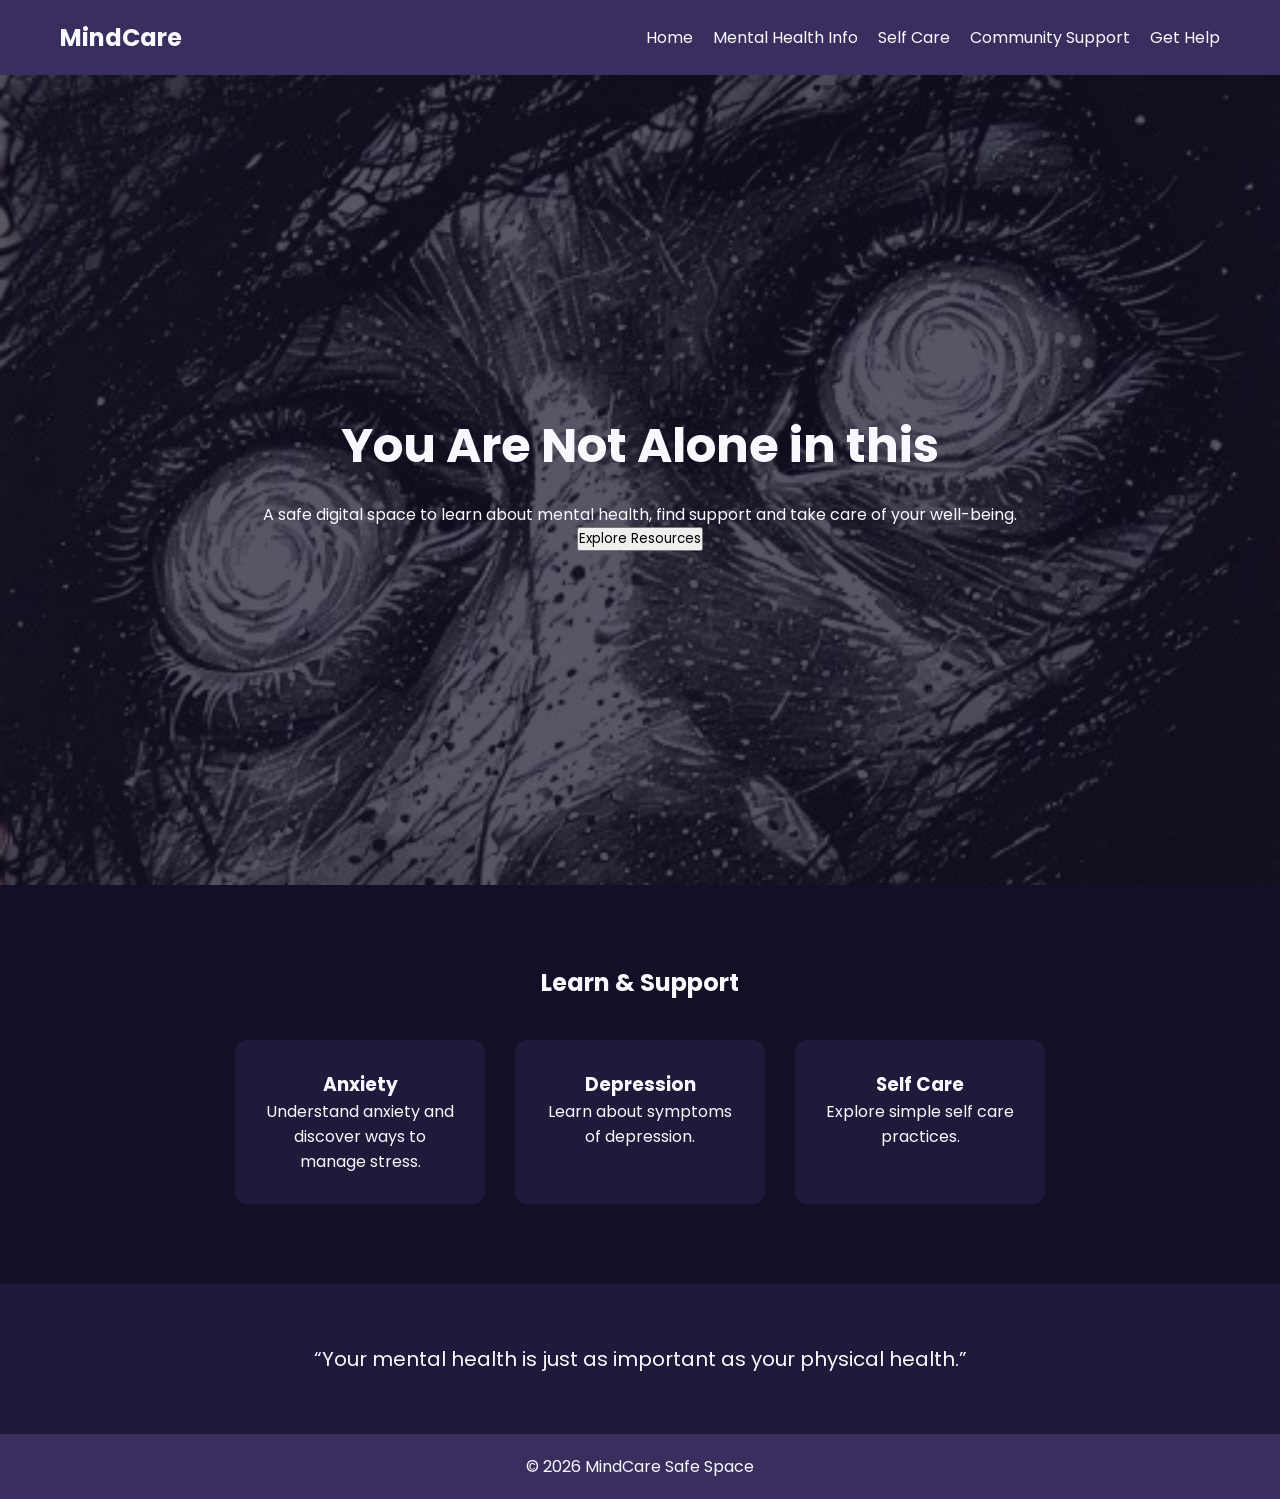
<file: index.html>
<!DOCTYPE html>
<html lang="en">

<head>
<meta charset="UTF-8">
<meta name="viewport" content="width=device-width, initial-scale=1.0">

<title>MindCare Safe Space</title>

<link rel="stylesheet" href="mstyle.css">

<link href="https://fonts.googleapis.com/css2?family=Poppins&display=swap" rel="stylesheet">

</head>

<body>

<header class="navbar">

<h1 class="logo">MindCare</h1>

<nav>
<ul>
<li><a href="home.html">Home</a></li>
<li><a href="mentalhealthinfo.html">Mental Health Info</a></li>
<li><a href="selfcare.html">Self Care</a></li>
<li><a href="community.html">Community Support</a></li>
<li><a href="help.html">Get Help</a></li>
</ul>
</nav>

</header>


<section class="hero">

<h2>You Are Not Alone in this</h2>

<p>
A safe digital space to learn about mental health,
find support and take care of your well-being.
</p>

<button>Explore Resources</button>

</section>


<section class="cards-section">

<h2>Learn & Support</h2>

<div class="cards">

<a href="mentalhealthinfo.html" class="card">
<h3>Anxiety</h3>
<p>Understand anxiety and discover ways to manage stress.</p>
</a>

<a href="mentalhealthinfo.html" class="card">
<h3>Depression</h3>
<p>Learn about symptoms of depression.</p>
</a>

<a href="mentalhealthinfo.html" class="card">
<h3>Self Care</h3>
<p>Explore simple self care practices.</p>
</a>

</div>

</section>


<section class="quote">

<p>
“Your mental health is just as important as your physical health.”
</p>

</section>


<footer>

<p>© 2026 MindCare Safe Space</p>

</footer>


</body>
</html>
</file>
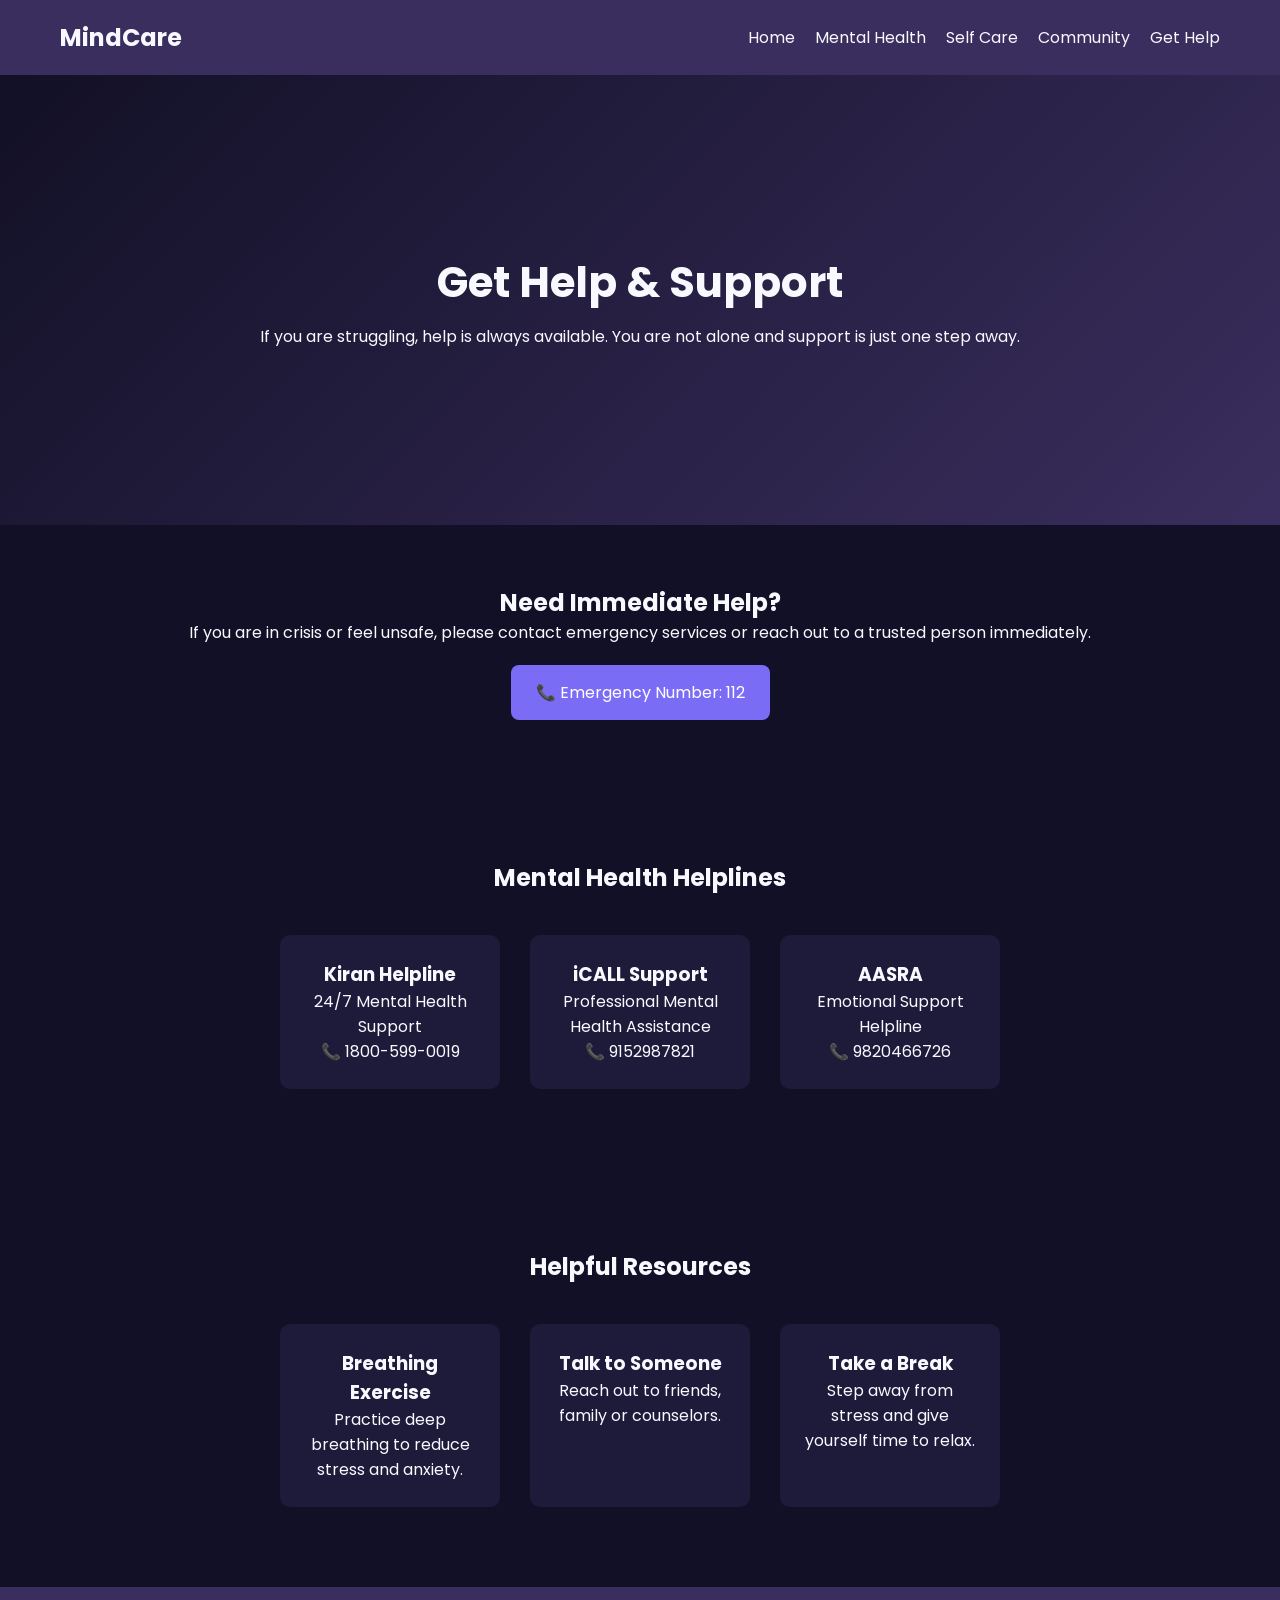
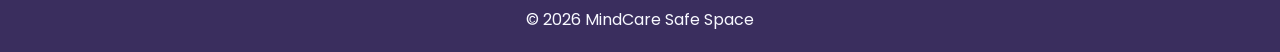
<file: help.html>
<!DOCTYPE html>
<html lang="en">

<head>

<meta charset="UTF-8">
<meta name="viewport" content="width=device-width, initial-scale=1.0">

<title>Get Help | MindCare</title>

<link rel="stylesheet" href="mstyle.css">

<link href="https://fonts.googleapis.com/css2?family=Poppins&display=swap" rel="stylesheet">

</head>

<body>

<header class="navbar">

<h1 class="logo">MindCare</h1>

<nav>
<ul>
<li><a href="home.html">Home</a></li>
<li><a href="mentalhealthinfo.html">Mental Health</a></li>
<li><a href="selfcare.html">Self Care</a></li>
<li><a href="community.html">Community</a></li>
<li><a href="help.html">Get Help</a></li>
</ul>
</nav>

</header>



<section class="help-hero">

<h1>Get Help & Support</h1>

<p>
If you are struggling, help is always available.
You are not alone and support is just one step away.
</p>

</section>



<section class="emergency">

<h2>Need Immediate Help?</h2>

<p>
If you are in crisis or feel unsafe, please contact emergency services
or reach out to a trusted person immediately.
</p>

<div class="emergency-box">

<p>📞 Emergency Number: 112</p>

</div>

</section>



<section class="helpline-section">

<h2>Mental Health Helplines</h2>

<div class="helpline-cards">

<div class="helpline-card">
<h3>Kiran Helpline</h3>
<p>24/7 Mental Health Support</p>
<p>📞 1800-599-0019</p>
</div>

<div class="helpline-card">
<h3>iCALL Support</h3>
<p>Professional Mental Health Assistance</p>
<p>📞 9152987821</p>
</div>

<div class="helpline-card">
<h3>AASRA</h3>
<p>Emotional Support Helpline</p>
<p>📞 9820466726</p>
</div>

</div>

</section>



<section class="resources">

<h2>Helpful Resources</h2>

<div class="resource-cards">

<div class="resource-card">
<h3>Breathing Exercise</h3>
<p>Practice deep breathing to reduce stress and anxiety.</p>
</div>

<div class="resource-card">
<h3>Talk to Someone</h3>
<p>Reach out to friends, family or counselors.</p>
</div>

<div class="resource-card">
<h3>Take a Break</h3>
<p>Step away from stress and give yourself time to relax.</p>
</div>

</div>

</section>



<footer>

<p>© 2026 MindCare Safe Space</p>

</footer>

</body>

</html>
</file>
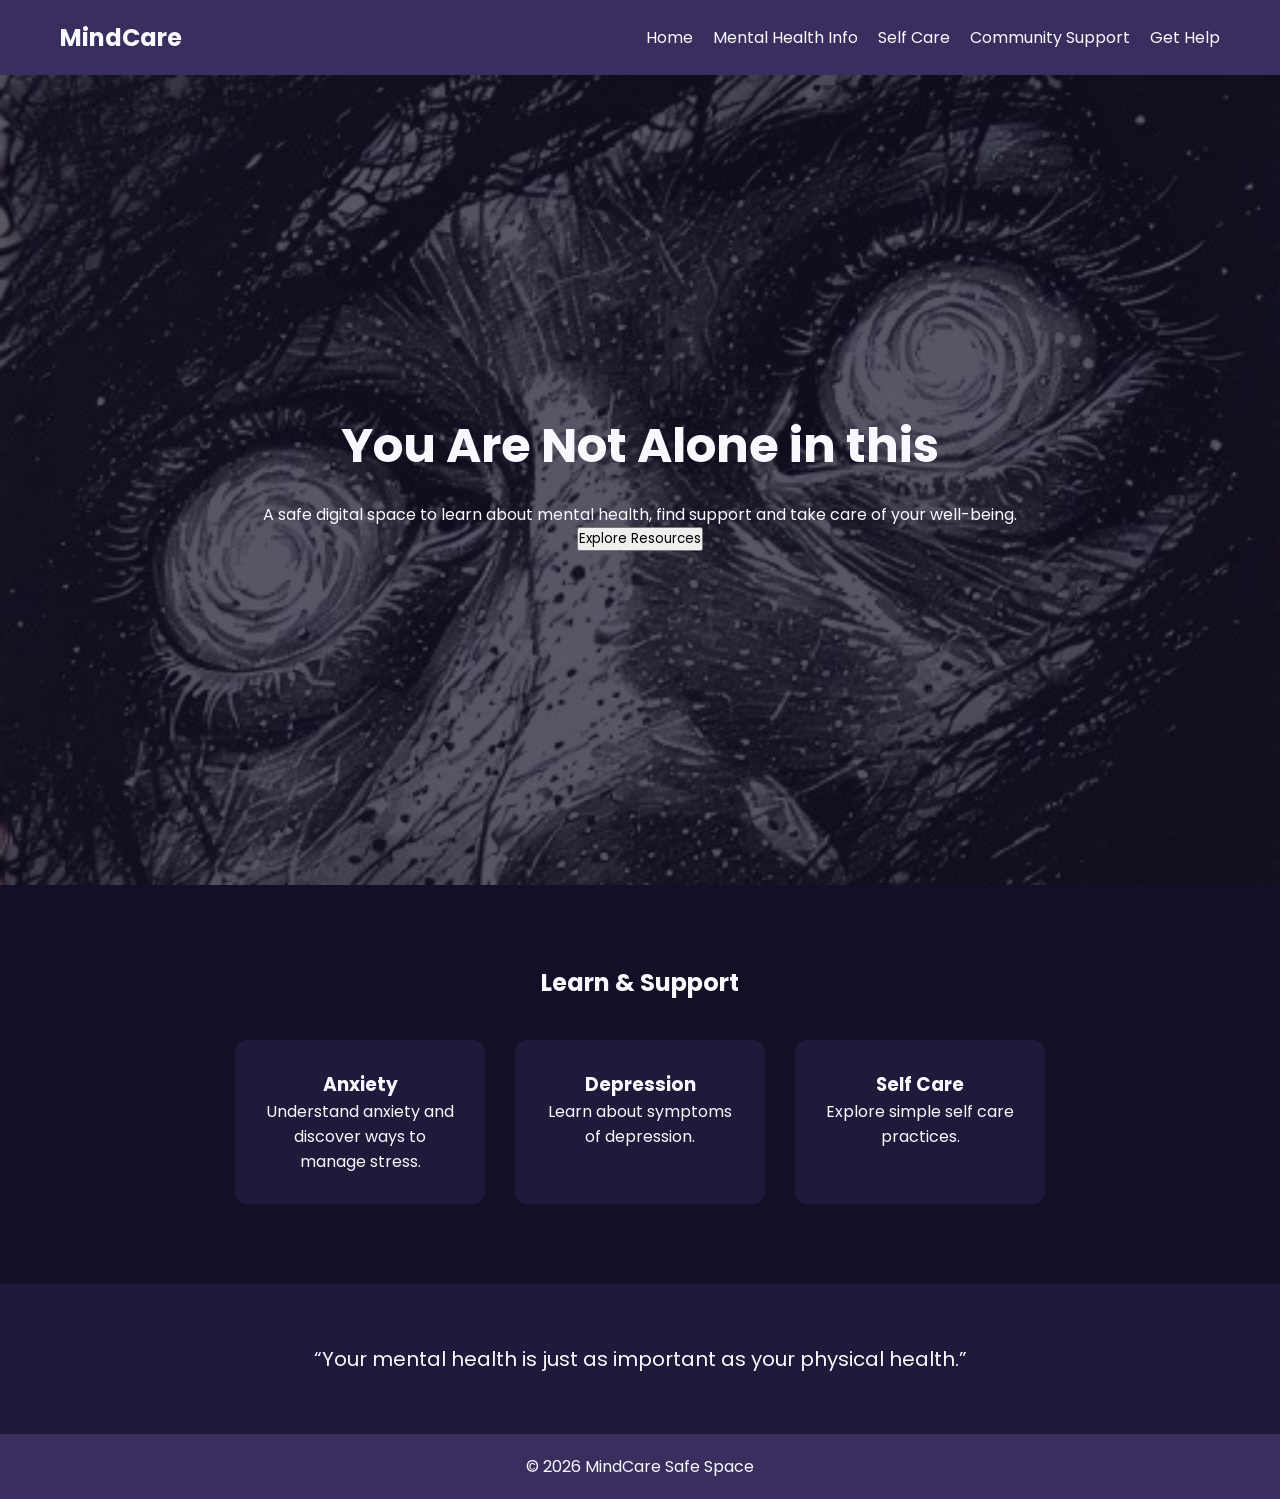
<file: home.html>
<!DOCTYPE html>
<html lang="en">

<head>
<meta charset="UTF-8">
<meta name="viewport" content="width=device-width, initial-scale=1.0">

<title>MindCare Safe Space</title>

<link rel="stylesheet" href="mstyle.css">

<link href="https://fonts.googleapis.com/css2?family=Poppins&display=swap" rel="stylesheet">

</head>

<body>

<header class="navbar">

<h1 class="logo">MindCare</h1>

<nav>
<ul>
<li><a href="home.html">Home</a></li>
<li><a href="mentalhealthinfo.html">Mental Health Info</a></li>
<li><a href="selfcare.html">Self Care</a></li>
<li><a href="community.html">Community Support</a></li>
<li><a href="help.html">Get Help</a></li>
</ul>
</nav>

</header>


<section class="hero">

<h2>You Are Not Alone in this</h2>

<p>
A safe digital space to learn about mental health,
find support and take care of your well-being.
</p>

<button>Explore Resources</button>

</section>


<section class="cards-section">

<h2>Learn & Support</h2>

<div class="cards">

<a href="mentalhealthinfo.html" class="card">
<h3>Anxiety</h3>
<p>Understand anxiety and discover ways to manage stress.</p>
</a>

<a href="mentalhealthinfo.html" class="card">
<h3>Depression</h3>
<p>Learn about symptoms of depression.</p>
</a>

<a href="mentalhealthinfo.html" class="card">
<h3>Self Care</h3>
<p>Explore simple self care practices.</p>
</a>

</div>

</section>


<section class="quote">

<p>
“Your mental health is just as important as your physical health.”
</p>

</section>


<footer>

<p>© 2026 MindCare Safe Space</p>

</footer>


</body>
</html>
</file>
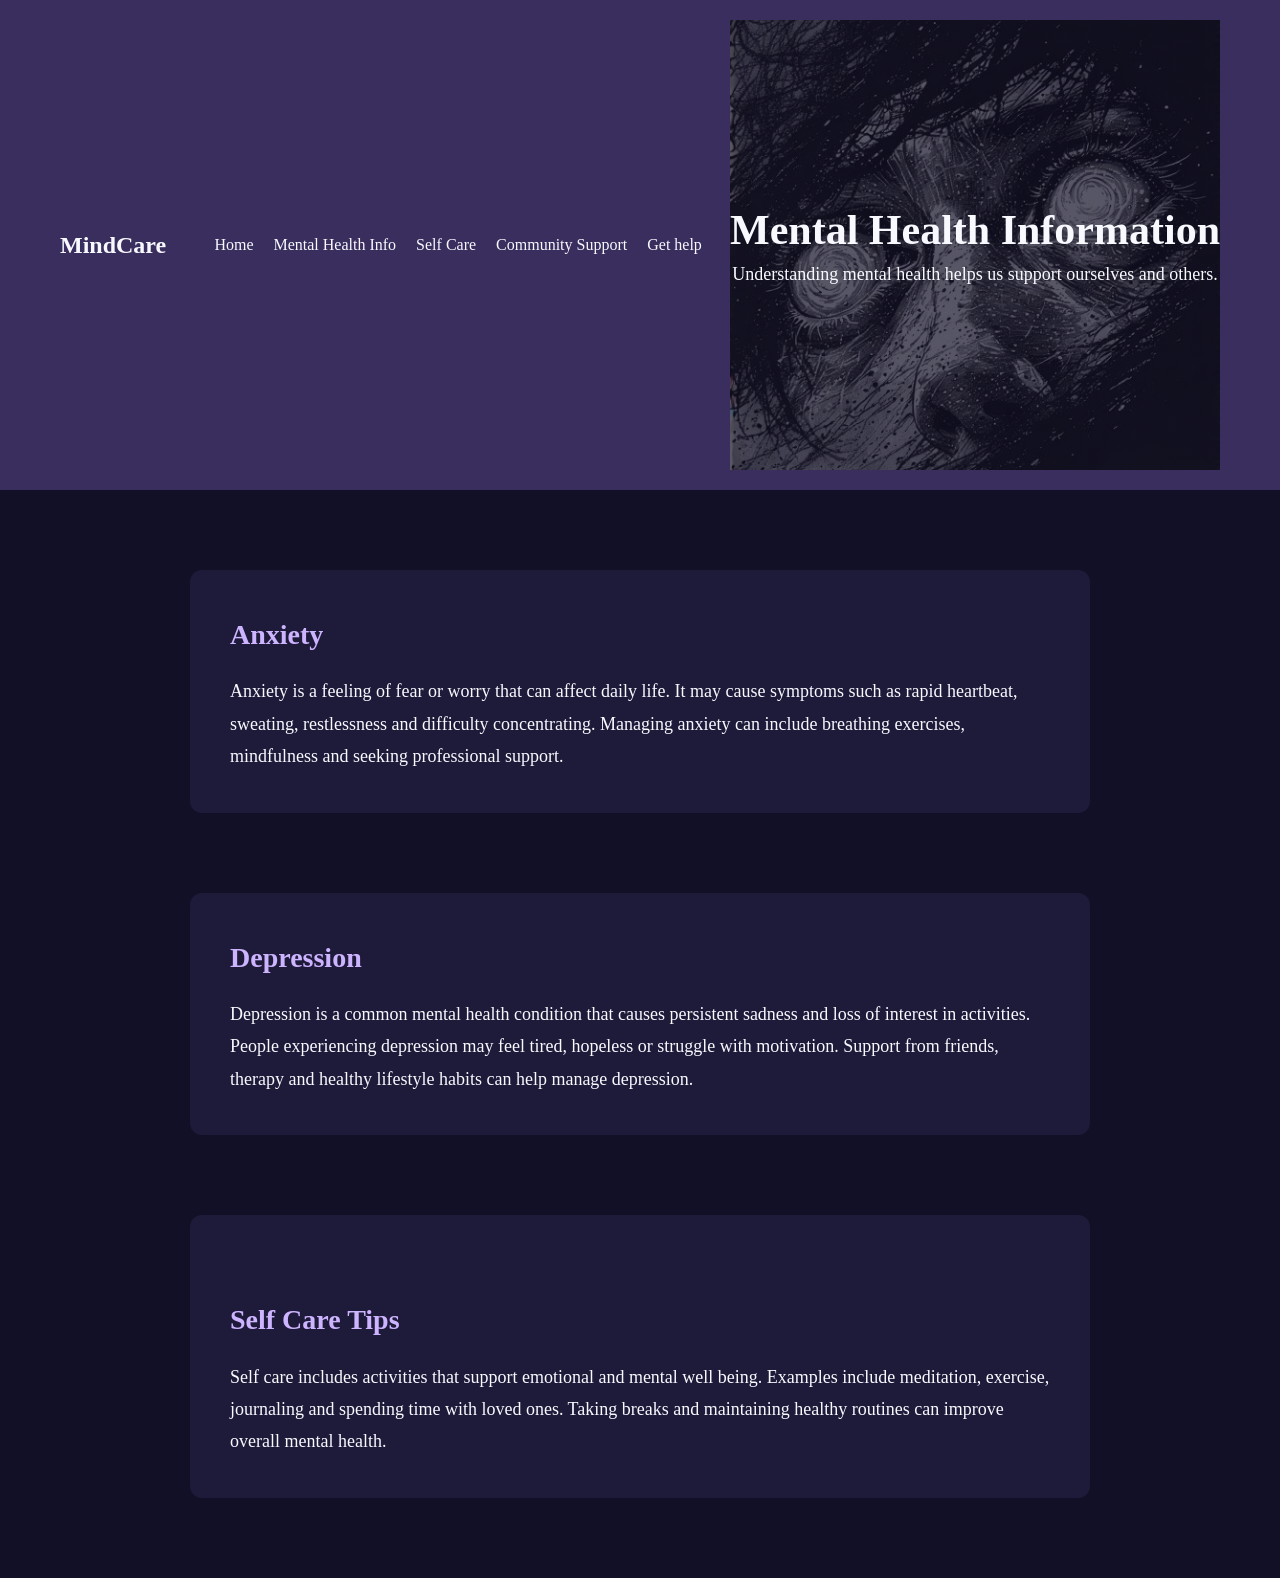
<file: mentalhealthinfo.html>
<!DOCTYPE html>
<html>

<head>

<title>Mental Health Info</title>

<link rel="stylesheet" href="mstyle.css">

</head>

<body>

<header class="navbar">

<h1 class="logo">MindCare</h1>

<nav>
<ul>
<li><a href="home.html">Home</a></li>
<li><a href="mentalhealthinfo.html">Mental Health Info</a></li>
<li><a href="selfcare.html">Self Care</a></li>
<li><a href="community.html">Community Support</a></li>
<li><a href="help.html">Get help</a></li>
</ul>
</nav>
<section class="info-hero">

<h1>Mental Health Information</h1>
<p>Understanding mental health helps us support ourselves and others.</p>

</section>
</header>


<section class="info-card" id="anxiety">

<h2>Anxiety</h2>

<p>
Anxiety is a feeling of fear or worry that can affect daily life.
It may cause symptoms such as rapid heartbeat, sweating,
restlessness and difficulty concentrating.
Managing anxiety can include breathing exercises,
mindfulness and seeking professional support.
</p>

</section>


<section class="info-card" id="depression">

<h2>Depression</h2>

<p>
Depression is a common mental health condition that causes
persistent sadness and loss of interest in activities.
People experiencing depression may feel tired,
hopeless or struggle with motivation.
Support from friends, therapy and healthy lifestyle habits
can help manage depression.
</p>

</section>


<section class="info-card" id="selfcare">
<div class="cards">
<a href="selfcare.html">
<h2>Self Care Tips</h2>

<p>
Self care includes activities that support emotional
and mental well being. Examples include meditation,
exercise, journaling and spending time with loved ones.
Taking breaks and maintaining healthy routines
can improve overall mental health.
</p>
</div>
</section>


</body>

</html>
</file>
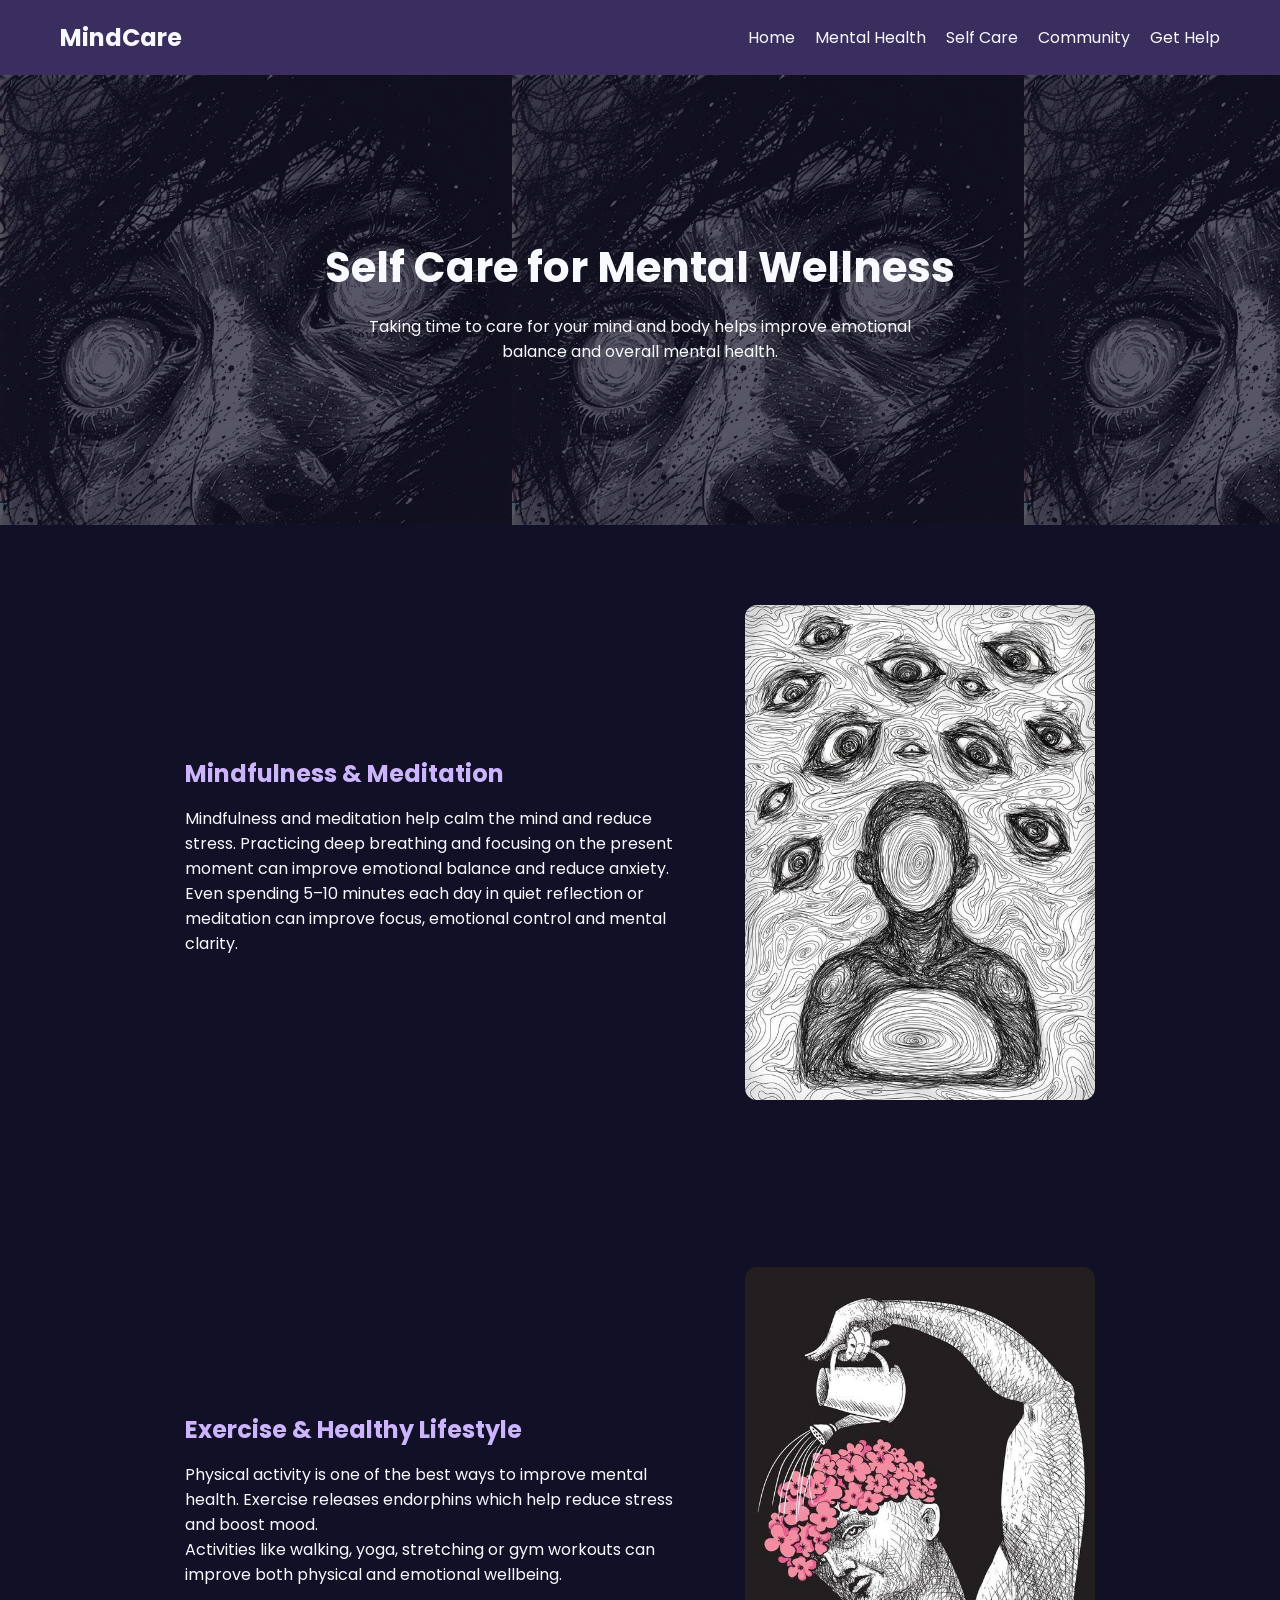
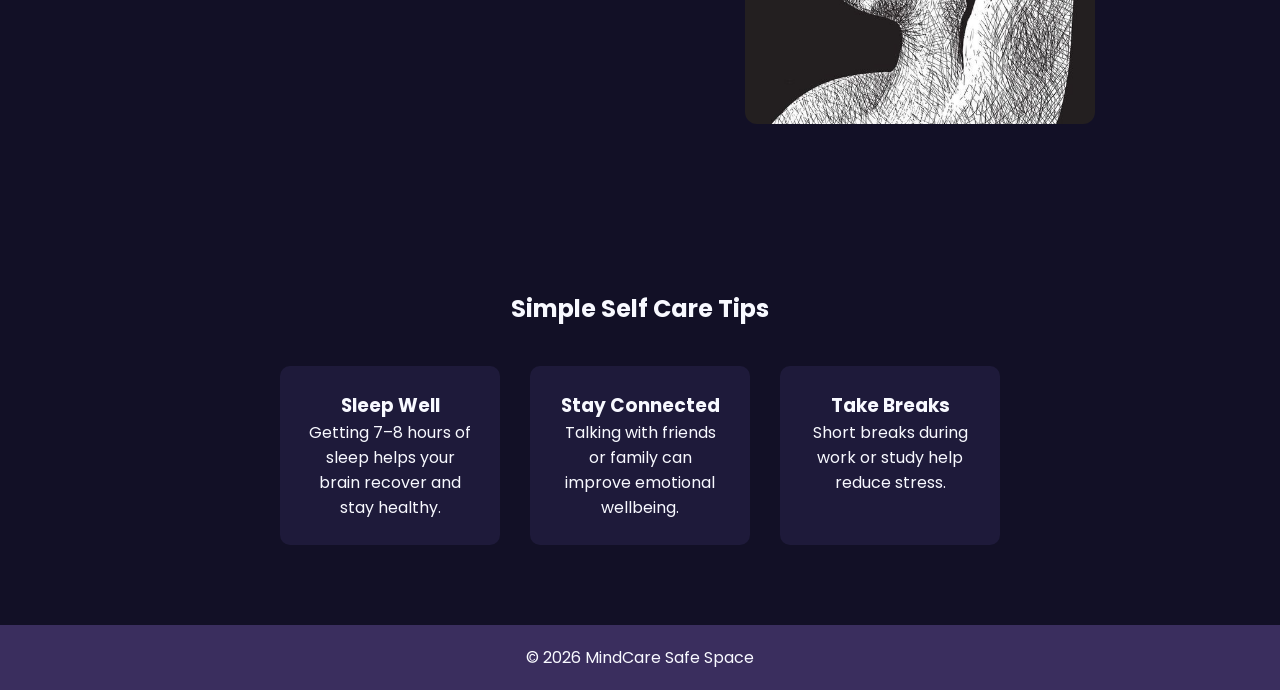
<file: selfcare.html>
<!DOCTYPE html>
<html lang="en">

<head>
<meta charset="UTF-8">
<meta name="viewport" content="width=device-width, initial-scale=1.0">

<title>Self Care | MindCare</title>

<link rel="stylesheet" href="mstyle.css">

<link href="https://fonts.googleapis.com/css2?family=Poppins&display=swap" rel="stylesheet">

</head>

<body>

<header class="navbar">

<h1 class="logo">MindCare</h1>

<nav>
<ul>
<li><a href="home.html">Home</a></li>
<li><a href="mentalhealthinfo.html">Mental Health</a></li>
<li><a href="selfcare.html">Self Care</a></li>
<li><a href="community.html">Community</a></li>
<li><a href="help.html">Get Help</a></li>
</ul>
</nav>

</header>


<section class="selfcare-hero">

<h1>Self Care for Mental Wellness</h1>

<p>
Taking time to care for your mind and body helps improve emotional
balance and overall mental health.
</p>

</section>



<section class="selfcare-section">

<div class="selfcare-text">

<h2>Mindfulness & Meditation</h2>

<p>
Mindfulness and meditation help calm the mind and reduce stress.
Practicing deep breathing and focusing on the present moment
can improve emotional balance and reduce anxiety.
</p>

<p>
Even spending 5–10 minutes each day in quiet reflection or meditation
can improve focus, emotional control and mental clarity.
</p>

</div>

<div class="selfcare-image">

<img src="meditation.jpg" alt="Meditation">

</div>

</section>



<section class="selfcare-section reverse">

<div class="selfcare-image">

<img src="exercise.jpg" alt="Exercise">

</div>

<div class="selfcare-text">

<h2>Exercise & Healthy Lifestyle</h2>

<p>
Physical activity is one of the best ways to improve mental health.
Exercise releases endorphins which help reduce stress and boost mood.
</p>

<p>
Activities like walking, yoga, stretching or gym workouts
can improve both physical and emotional wellbeing.
</p>

</div>

</section>



<section class="tips-section">

<h2>Simple Self Care Tips</h2>

<div class="tips">

<div class="tip-card">
<h3>Sleep Well</h3>
<p>Getting 7–8 hours of sleep helps your brain recover and stay healthy.</p>
</div>

<div class="tip-card">
<h3>Stay Connected</h3>
<p>Talking with friends or family can improve emotional wellbeing.</p>
</div>

<div class="tip-card">
<h3>Take Breaks</h3>
<p>Short breaks during work or study help reduce stress.</p>
</div>

</div>

</section>



<footer>

<p>© 2026 MindCare Safe Space</p>

</footer>

</body>
</html>
</file>
<file: mstyle.css>
*{
margin:0;
padding:0;
box-sizing:border-box;
font-family:Poppins;
}

body{
background:#121026;
color:#F8F9FF;
}

/* Navbar */

.navbar{
display:flex;
justify-content:space-between;
align-items:center;
padding:20px 60px;
background:#3A2E5E;
}

.navbar ul{
display:flex;
list-style:none;
}

.navbar li{
margin-left:20px;
}

.navbar a{
text-decoration:none;
color:#F8F9FF;
}

.logo{
font-size:24px;
}


/* Hero Section */

.hero{
height:90vh;
display:flex;
flex-direction:column;
justify-content:center;
align-items:center;
text-align:center;
padding:20px;

background-image:linear-gradient(rgba(18,16,38,0.7),rgba(18,16,38,0.7)),
url("mental-health-bg.jpg");

background-size:cover;
background-position:center;
}

.hero h2{
font-size:48px;
margin-bottom:20px;

}

.info-hero{
height:50vh;
display:flex;
flex-direction:column;
justify-content:center;
align-items:center;
text-align:center;

background-image:linear-gradient(rgba(18,16,38,0.7),rgba(18,16,38,0.7)),
url("mental-health-bg.jpg");

background-size:cover;
background-position:center;
}

.info-hero h1{
font-size:42px;
margin-bottom:10px;
}

.info-hero p{
font-size:18px;
}

/* Cards */

.cards-section{
padding:80px 40px;
text-align:center;
}

.cards{
display:flex;
justify-content:center;
gap:30px;
margin-top:40px;
}

.card{
background:#1E1A3A;
padding:30px;
border-radius:12px;
width:250px;
transition:0.3s;
}

.card:hover{
transform:translateY(-8px);
background:#2C2550;
}
.cards a{
text-decoration:none;
color:#F8F9FF;
}
.info-card{
max-width:900px;
margin:80px auto;
padding:40px;

background:#1E1A3A;
border-radius:12px;

line-height:1.8;
}

.info-card h2{
color:#CDB4FF;
margin-bottom:15px;
font-size:28px;
}

.info-card p{
font-size:18px;
}


/* Quote */

.quote{
text-align:center;
padding:60px;
background:#1E1A3A;
font-size:20px;
}
.info-card{
max-width:900px;
margin:80px auto;
padding:40px;

background:#1E1A3A;
border-radius:12px;

line-height:1.8;
}

.info-card h2{
color:#CDB4FF;
margin-bottom:15px;
font-size:28px;
}

.info-card p{
font-size:18px;
}

/* Footer */

footer{
text-align:center;
padding:20px;
background:#3A2E5E;
}
/* SELF CARE HERO */

.selfcare-hero{
height:50vh;
display:flex;
flex-direction:column;
justify-content:center;
align-items:center;
text-align:center;

background:linear-gradient(135deg,#121026,#3A2E5E);
padding:20px;

background-image:linear-gradient(rgba(18,16,38,0.7),rgba(18,16,38,0.7)),
url("mental-health-bg.jpg");
}

.selfcare-hero h1{
font-size:42px;
margin-bottom:15px;
}

.selfcare-hero p{
max-width:600px;
}


/* SELF CARE SECTIONS */

.selfcare-section{
display:flex;
align-items:center;
justify-content:center;
gap:60px;

padding:80px 10%;
}

.selfcare-section.reverse{
flex-direction:row-reverse;
}

.selfcare-text{
max-width:500px;
}

.selfcare-text h2{
color:#CDB4FF;
margin-bottom:15px;
}

.selfcare-image img{
width:350px;
border-radius:12px;
}


/* TIPS SECTION */

.tips-section{
text-align:center;
padding:80px 20px;

}

.tips{
display:flex;
justify-content:center;
gap:30px;
margin-top:40px;
}

.tip-card{
background:#1E1A3A;
padding:25px;
width:220px;
border-radius:10px;
transition:0.3s;
}

.tip-card:hover{
transform:translateY(-8px);
background:#2C2550;
}
/* COMMUNITY HERO */

.community-hero{
height:50vh;
display:flex;
flex-direction:column;
justify-content:center;
align-items:center;
text-align:center;

background-image:linear-gradient(rgba(18,16,38,0.7),rgba(18,16,38,0.7)),
url("mental-health-bg.jpg");

background-size:cover;
background-position:center;

padding:20px;
}

.community-hero h1{
font-size:42px;
margin-bottom:10px;
}



/* COMMUNITY SECTION */

.community-section{
display:flex;
align-items:center;
justify-content:center;
gap:60px;

padding:80px 10%;
}

.community-text{
max-width:500px;
}

.community-text h2{
color:#CDB4FF;
margin-bottom:15px;
}

.community-image img{
rgba(18,16,38,0.7)),
url("other.jpg");
width:350px;
border-radius:12px;
}



/* SUPPORT MESSAGES */

.support-messages{
text-align:center;
padding:80px 20px;
}

.messages{
display:flex;
justify-content:center;
gap:30px;
margin-top:40px;
}

.message-card{
background:#1E1A3A;
padding:25px;
width:230px;
border-radius:10px;
transition:0.3s;
}

.message-card:hover{
transform:translateY(-8px);
background:#2C2550;
}



/* HELPLINE */

.helpline{
text-align:center;
padding:80px 20px;
}

.helpline-box{
background:#1E1A3A;
margin:20px auto;
padding:20px;
width:280px;
border-radius:10px;
}
/* HELP HERO */

.help-hero{
height:50vh;
display:flex;
flex-direction:column;
justify-content:center;
align-items:center;
text-align:center;

background:linear-gradient(135deg,#121026,#3A2E5E);
padding:20px;
}

.help-hero h1{
font-size:42px;
margin-bottom:10px;
}



/* EMERGENCY SECTION */

.emergency{
text-align:center;
padding:60px 20px;
}

.emergency-box{
background:#7B6CF6;
color:white;
display:inline-block;
padding:15px 25px;
border-radius:8px;
margin-top:20px;
}



/* HELPLINE */

.helpline-section{
text-align:center;
padding:80px 20px;
}

.helpline-cards{
display:flex;
justify-content:center;
gap:30px;
margin-top:40px;
}

.helpline-card{
background:#1E1A3A;
padding:25px;
width:220px;
border-radius:10px;
transition:0.3s;
}

.helpline-card:hover{
transform:translateY(-8px);
background:#2C2550;
}



/* RESOURCES */

.resources{
text-align:center;
padding:80px 20px;
}

.resource-cards{
display:flex;
justify-content:center;
gap:30px;
margin-top:40px;
}

.resource-card{
background:#1E1A3A;
padding:25px;
width:220px;
border-radius:10px;
transition:0.3s;
}

.resource-card:hover{
transform:translateY(-8px);
background:#2C2550;
}
</file>
